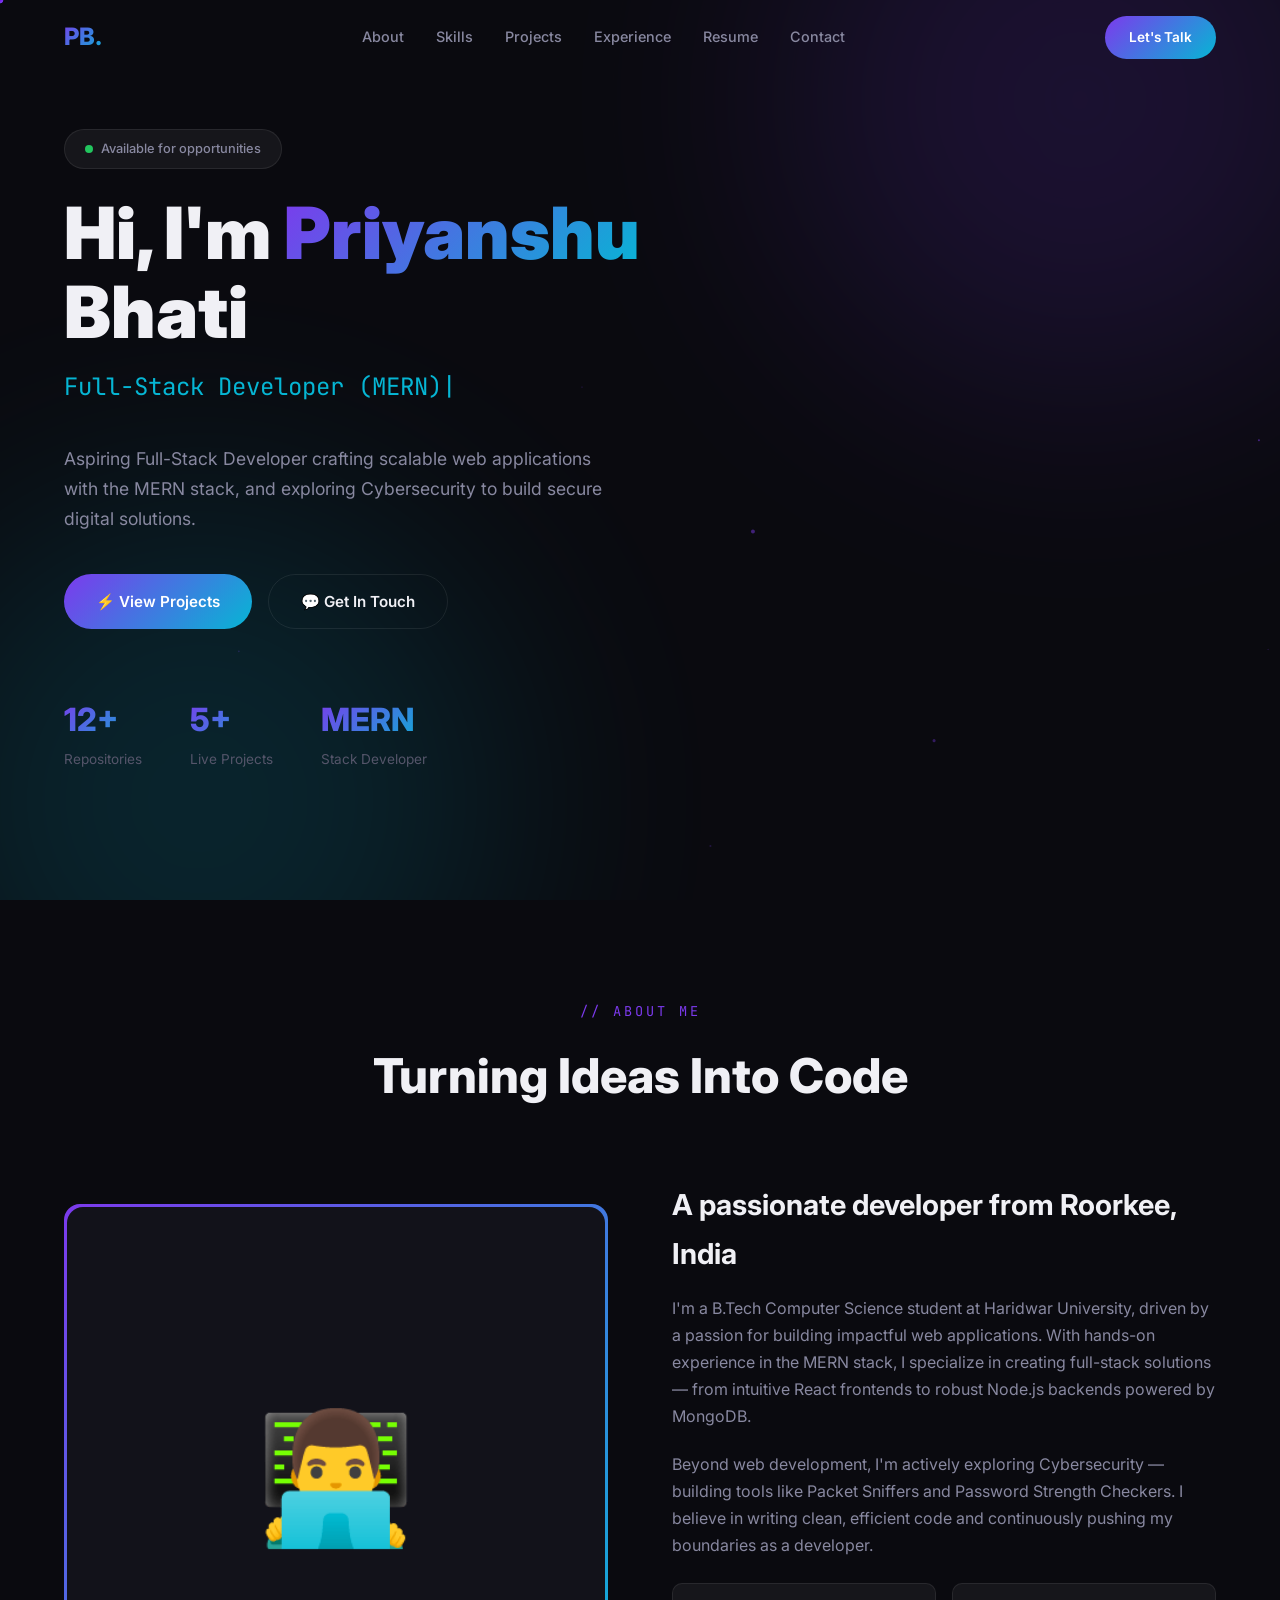
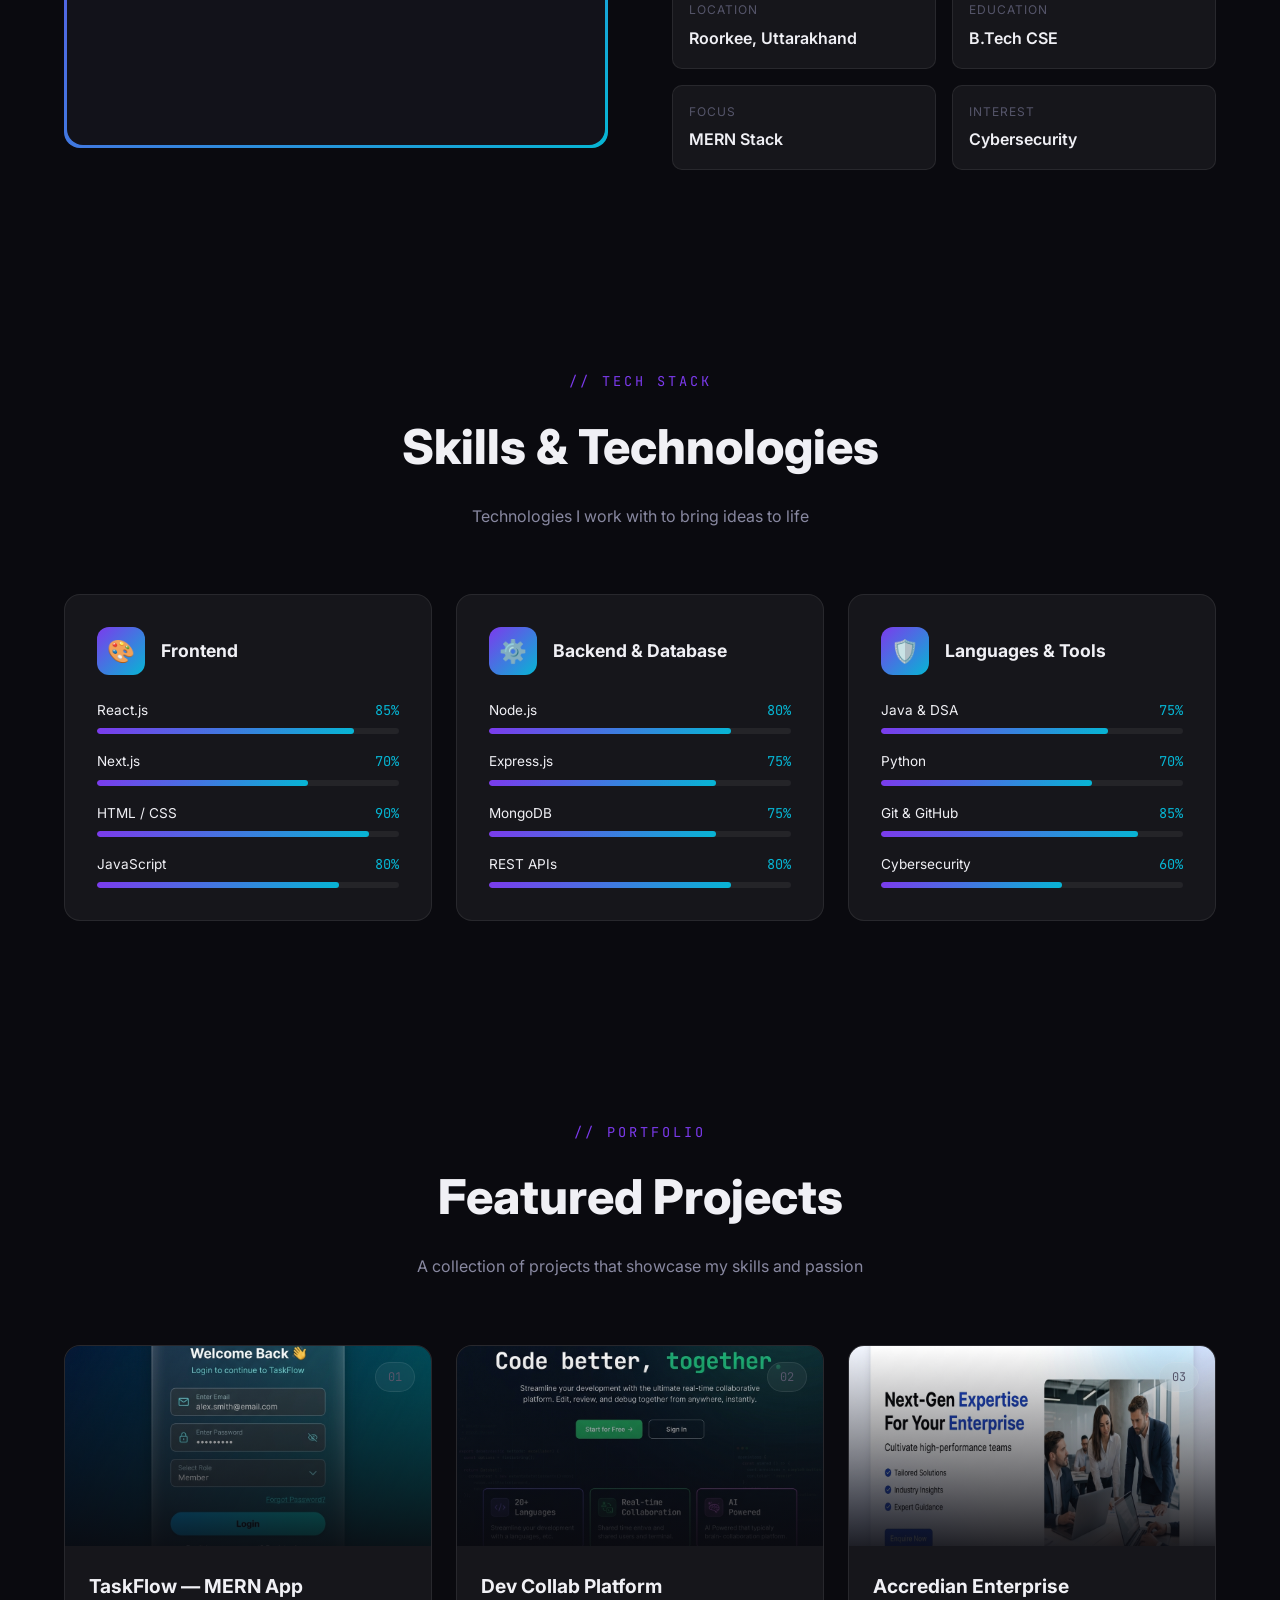
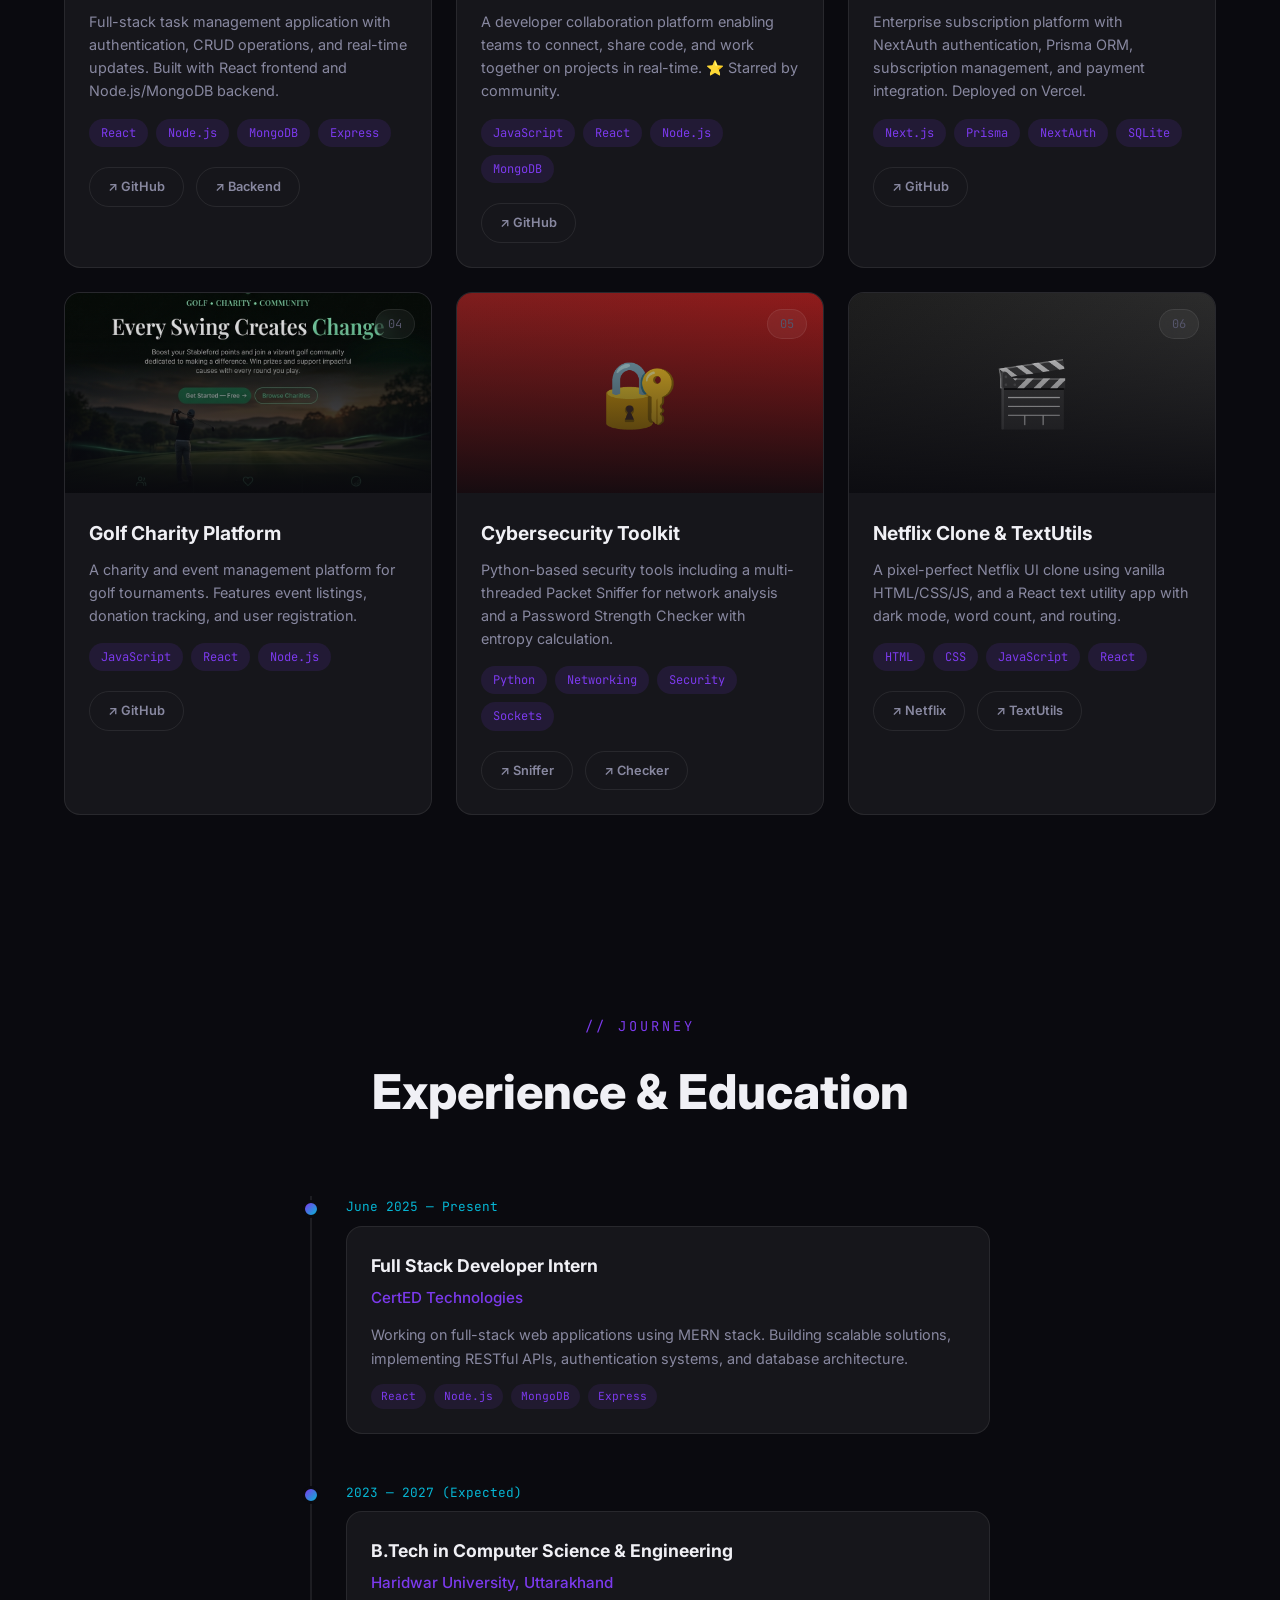
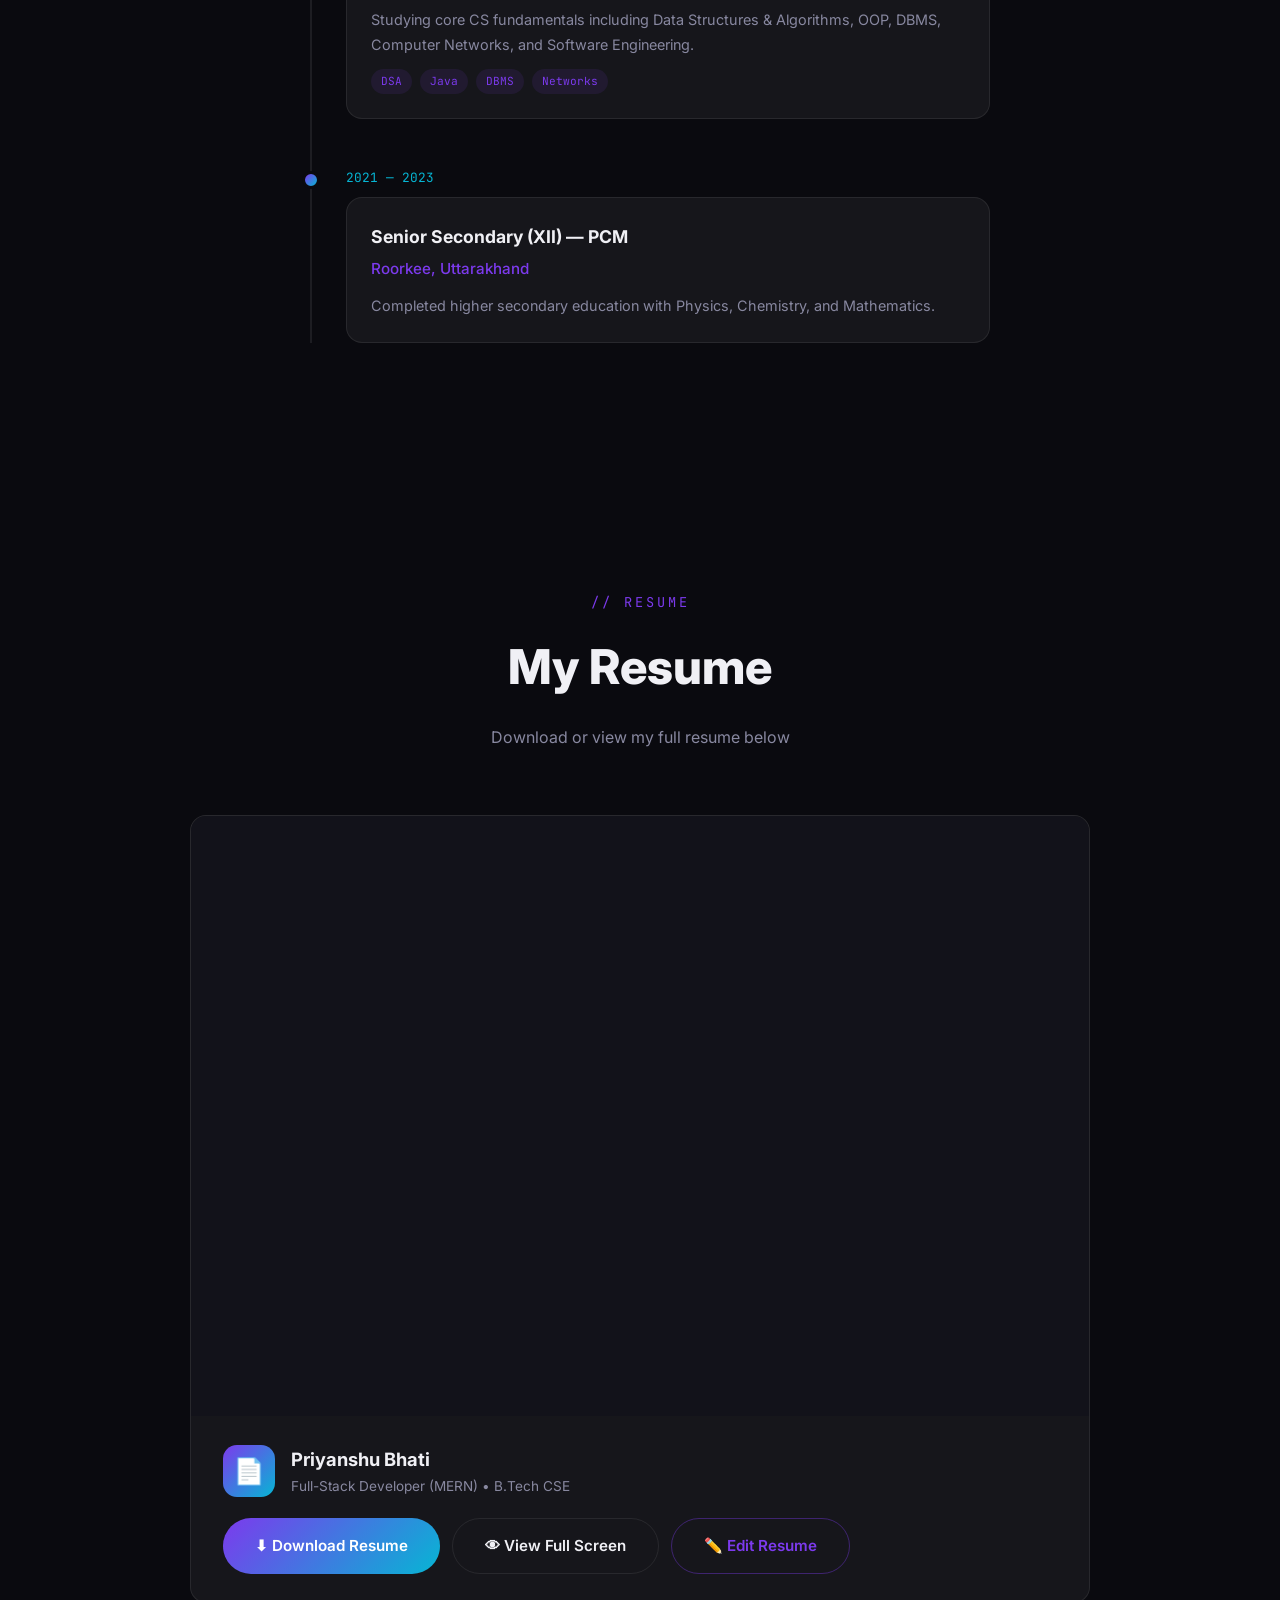
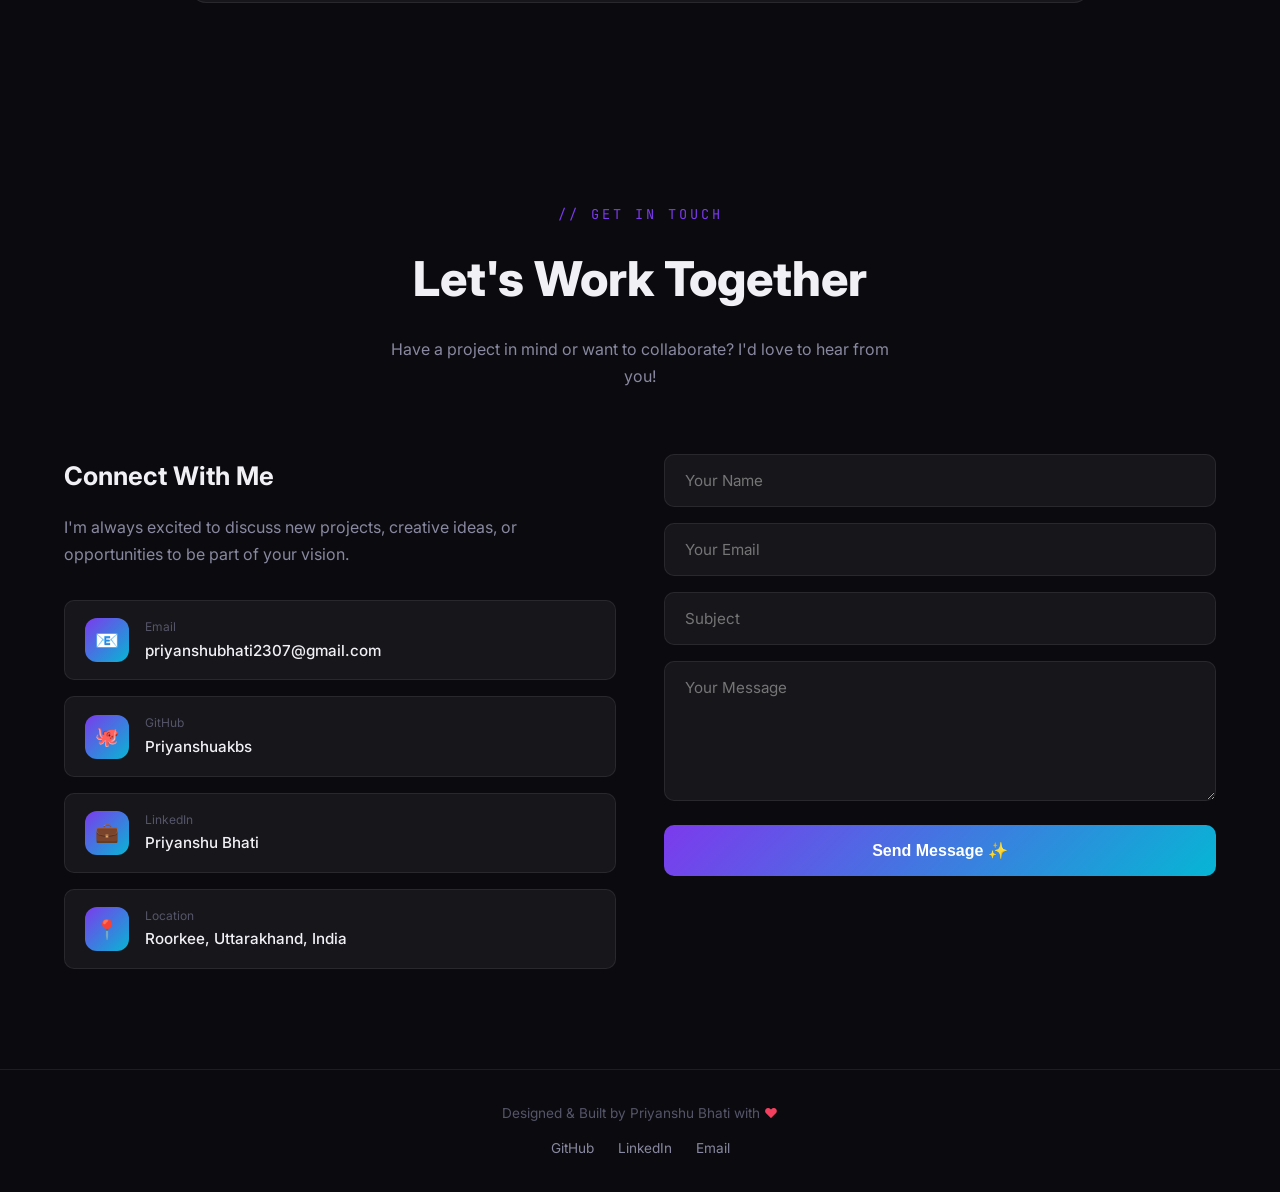
<file: index.html>
<!DOCTYPE html>
<html lang="en">
<head>
  <meta charset="UTF-8">
  <meta name="viewport" content="width=device-width, initial-scale=1.0">
  <title>Priyanshu Bhati — Full-Stack Developer</title>
  <meta name="description" content="Portfolio of Priyanshu Bhati — Aspiring Full-Stack Developer specializing in MERN Stack, React, Node.js, and Cybersecurity.">
  <link rel="stylesheet" href="style.css">
  <link rel="icon" href="data:image/svg+xml,<svg xmlns='http://www.w3.org/2000/svg' viewBox='0 0 100 100'><text y='.9em' font-size='90'>⚡</text></svg>">
</head>
<body>

<!-- NAVBAR -->
<nav class="navbar" id="navbar">
  <div class="nav-inner">
    <a href="#" class="nav-logo">PB.</a>
    <div class="nav-links">
      <a href="#about">About</a>
      <a href="#skills">Skills</a>
      <a href="#projects">Projects</a>
      <a href="#experience">Experience</a>
      <a href="#resume">Resume</a>
      <a href="#contact">Contact</a>
    </div>
    <a href="#contact" class="nav-cta">Let's Talk</a>
    <button class="hamburger" id="hamburger" aria-label="Menu">
      <span></span><span></span><span></span>
    </button>
  </div>
</nav>

<!-- MOBILE NAV -->
<div class="mobile-nav" id="mobileNav">
  <button class="close-btn" id="closeNav">&times;</button>
  <a href="#about">About</a>
  <a href="#skills">Skills</a>
  <a href="#projects">Projects</a>
  <a href="#experience">Experience</a>
  <a href="#resume">Resume</a>
  <a href="#contact">Contact</a>
</div>

<!-- HERO -->
<section class="hero" id="hero">
  <canvas id="particles-canvas"></canvas>
  <div class="hero-bg-glow g1"></div>
  <div class="hero-bg-glow g2"></div>
  <div class="container hero-content">
    <div class="hero-badge"><span class="dot"></span> Available for opportunities</div>
    <h1>Hi, I'm <span class="gradient-text">Priyanshu</span><br>Bhati</h1>
    <div class="typing-wrapper">
      <span id="typing-text"></span><span class="cursor">|</span>
    </div>
    <p class="hero-desc">Aspiring Full-Stack Developer crafting scalable web applications with the MERN stack, and exploring Cybersecurity to build secure digital solutions.</p>
    <div class="hero-btns">
      <a href="#projects" class="btn btn-primary">⚡ View Projects</a>
      <a href="#contact" class="btn btn-outline">💬 Get In Touch</a>
    </div>
    <div class="hero-stats">
      <div class="hero-stat"><h3>12+</h3><p>Repositories</p></div>
      <div class="hero-stat"><h3>5+</h3><p>Live Projects</p></div>
      <div class="hero-stat"><h3>MERN</h3><p>Stack Developer</p></div>
    </div>
  </div>
</section>

<!-- ABOUT -->
<section id="about">
  <div class="container">
    <div class="section-header reveal">
      <p class="section-label">// About Me</p>
      <h2 class="section-title">Turning Ideas Into Code</h2>
    </div>
    <div class="about-grid">
      <div class="about-image-wrapper reveal">
        <div class="about-image">👨‍💻</div>
      </div>
      <div class="about-text reveal">
        <h3>A passionate developer from Roorkee, India</h3>
        <p>I'm a B.Tech Computer Science student at Haridwar University, driven by a passion for building impactful web applications. With hands-on experience in the MERN stack, I specialize in creating full-stack solutions — from intuitive React frontends to robust Node.js backends powered by MongoDB.</p>
        <p>Beyond web development, I'm actively exploring Cybersecurity — building tools like Packet Sniffers and Password Strength Checkers. I believe in writing clean, efficient code and continuously pushing my boundaries as a developer.</p>
        <div class="about-info-grid">
          <div class="about-info-item"><div class="label">Location</div><div class="value">Roorkee, Uttarakhand</div></div>
          <div class="about-info-item"><div class="label">Education</div><div class="value">B.Tech CSE</div></div>
          <div class="about-info-item"><div class="label">Focus</div><div class="value">MERN Stack</div></div>
          <div class="about-info-item"><div class="label">Interest</div><div class="value">Cybersecurity</div></div>
        </div>
      </div>
    </div>
  </div>
</section>

<!-- SKILLS -->
<section id="skills">
  <div class="container">
    <div class="section-header reveal">
      <p class="section-label">// Tech Stack</p>
      <h2 class="section-title">Skills & Technologies</h2>
      <p class="section-subtitle">Technologies I work with to bring ideas to life</p>
    </div>
    <div class="skills-grid">
      <div class="skill-card reveal">
        <div class="skill-card-header"><div class="skill-icon">🎨</div><h3>Frontend</h3></div>
        <div class="skill-list">
          <div class="skill-item"><div class="skill-item-header"><span>React.js</span><span>85%</span></div><div class="skill-bar"><div class="skill-bar-fill" data-width="85"></div></div></div>
          <div class="skill-item"><div class="skill-item-header"><span>Next.js</span><span>70%</span></div><div class="skill-bar"><div class="skill-bar-fill" data-width="70"></div></div></div>
          <div class="skill-item"><div class="skill-item-header"><span>HTML / CSS</span><span>90%</span></div><div class="skill-bar"><div class="skill-bar-fill" data-width="90"></div></div></div>
          <div class="skill-item"><div class="skill-item-header"><span>JavaScript</span><span>80%</span></div><div class="skill-bar"><div class="skill-bar-fill" data-width="80"></div></div></div>
        </div>
      </div>
      <div class="skill-card reveal">
        <div class="skill-card-header"><div class="skill-icon">⚙️</div><h3>Backend & Database</h3></div>
        <div class="skill-list">
          <div class="skill-item"><div class="skill-item-header"><span>Node.js</span><span>80%</span></div><div class="skill-bar"><div class="skill-bar-fill" data-width="80"></div></div></div>
          <div class="skill-item"><div class="skill-item-header"><span>Express.js</span><span>75%</span></div><div class="skill-bar"><div class="skill-bar-fill" data-width="75"></div></div></div>
          <div class="skill-item"><div class="skill-item-header"><span>MongoDB</span><span>75%</span></div><div class="skill-bar"><div class="skill-bar-fill" data-width="75"></div></div></div>
          <div class="skill-item"><div class="skill-item-header"><span>REST APIs</span><span>80%</span></div><div class="skill-bar"><div class="skill-bar-fill" data-width="80"></div></div></div>
        </div>
      </div>
      <div class="skill-card reveal">
        <div class="skill-card-header"><div class="skill-icon">🛡️</div><h3>Languages & Tools</h3></div>
        <div class="skill-list">
          <div class="skill-item"><div class="skill-item-header"><span>Java & DSA</span><span>75%</span></div><div class="skill-bar"><div class="skill-bar-fill" data-width="75"></div></div></div>
          <div class="skill-item"><div class="skill-item-header"><span>Python</span><span>70%</span></div><div class="skill-bar"><div class="skill-bar-fill" data-width="70"></div></div></div>
          <div class="skill-item"><div class="skill-item-header"><span>Git & GitHub</span><span>85%</span></div><div class="skill-bar"><div class="skill-bar-fill" data-width="85"></div></div></div>
          <div class="skill-item"><div class="skill-item-header"><span>Cybersecurity</span><span>60%</span></div><div class="skill-bar"><div class="skill-bar-fill" data-width="60"></div></div></div>
        </div>
      </div>
    </div>
  </div>
</section>

<!-- PROJECTS -->
<section id="projects">
  <div class="container">
    <div class="section-header reveal">
      <p class="section-label">// Portfolio</p>
      <h2 class="section-title">Featured Projects</h2>
      <p class="section-subtitle">A collection of projects that showcase my skills and passion</p>
    </div>
    <div class="projects-grid">
      <div class="project-card reveal">
        <div class="project-image">
          <img src="assets/taskflow.png" alt="TaskFlow App">
          <div class="project-overlay"></div>
          <span class="project-number">01</span>
        </div>
        <div class="project-content">
          <h3>TaskFlow — MERN App</h3>
          <p>Full-stack task management application with authentication, CRUD operations, and real-time updates. Built with React frontend and Node.js/MongoDB backend.</p>
          <div class="project-tags"><span>React</span><span>Node.js</span><span>MongoDB</span><span>Express</span></div>
          <div class="project-links">
            <a href="https://github.com/Priyanshuakbs/taskflow-frontend" target="_blank">↗ GitHub</a>
            <a href="https://github.com/Priyanshuakbs/taskflow-mern" target="_blank">↗ Backend</a>
          </div>
        </div>
      </div>

      <div class="project-card reveal">
        <div class="project-image">
          <img src="assets/devcollab.png" alt="Dev Collab Platform">
          <div class="project-overlay"></div>
          <span class="project-number">02</span>
        </div>
        <div class="project-content">
          <h3>Dev Collab Platform</h3>
          <p>A developer collaboration platform enabling teams to connect, share code, and work together on projects in real-time. ⭐ Starred by community.</p>
          <div class="project-tags"><span>JavaScript</span><span>React</span><span>Node.js</span><span>MongoDB</span></div>
          <div class="project-links">
            <a href="https://github.com/Priyanshuakbs/dev-collab-platform" target="_blank">↗ GitHub</a>
          </div>
        </div>
      </div>

      <div class="project-card reveal">
        <div class="project-image">
          <img src="assets/accredian.png" alt="Accredian Enterprise">
          <div class="project-overlay"></div>
          <span class="project-number">03</span>
        </div>
        <div class="project-content">
          <h3>Accredian Enterprise</h3>
          <p>Enterprise subscription platform with NextAuth authentication, Prisma ORM, subscription management, and payment integration. Deployed on Vercel.</p>
          <div class="project-tags"><span>Next.js</span><span>Prisma</span><span>NextAuth</span><span>SQLite</span></div>
          <div class="project-links">
            <a href="https://github.com/Priyanshuakbs/accredian-subscription-platform" target="_blank">↗ GitHub</a>
          </div>
        </div>
      </div>

      <div class="project-card reveal">
        <div class="project-image">
          <img src="assets/golfdraw.png" alt="Golf Charity Platform">
          <div class="project-overlay"></div>
          <span class="project-number">04</span>
        </div>
        <div class="project-content">
          <h3>Golf Charity Platform</h3>
          <p>A charity and event management platform for golf tournaments. Features event listings, donation tracking, and user registration.</p>
          <div class="project-tags"><span>JavaScript</span><span>React</span><span>Node.js</span></div>
          <div class="project-links">
            <a href="https://github.com/Priyanshuakbs/golf-charity-platform" target="_blank">↗ GitHub</a>
          </div>
        </div>
      </div>

      <div class="project-card reveal">
        <div class="project-image" style="background:linear-gradient(135deg,#7f1d1d,#991b1b)">
          <span style="font-size:4rem">🔐</span>
          <div class="project-overlay"></div>
          <span class="project-number">05</span>
        </div>
        <div class="project-content">
          <h3>Cybersecurity Toolkit</h3>
          <p>Python-based security tools including a multi-threaded Packet Sniffer for network analysis and a Password Strength Checker with entropy calculation.</p>
          <div class="project-tags"><span>Python</span><span>Networking</span><span>Security</span><span>Sockets</span></div>
          <div class="project-links">
            <a href="https://github.com/Priyanshuakbs/PACKET-SNIFFER" target="_blank">↗ Sniffer</a>
            <a href="https://github.com/Priyanshuakbs/PASSWORD-CHECKER" target="_blank">↗ Checker</a>
          </div>
        </div>
      </div>

      <div class="project-card reveal">
        <div class="project-image" style="background:linear-gradient(135deg,#1e1e1e,#333)">
          <span style="font-size:4rem">🎬</span>
          <div class="project-overlay"></div>
          <span class="project-number">06</span>
        </div>
        <div class="project-content">
          <h3>Netflix Clone & TextUtils</h3>
          <p>A pixel-perfect Netflix UI clone using vanilla HTML/CSS/JS, and a React text utility app with dark mode, word count, and routing.</p>
          <div class="project-tags"><span>HTML</span><span>CSS</span><span>JavaScript</span><span>React</span></div>
          <div class="project-links">
            <a href="https://github.com/Priyanshuakbs/netflix-clone-using-html-css-and-javascript" target="_blank">↗ Netflix</a>
            <a href="https://github.com/Priyanshuakbs/textutils-react-app" target="_blank">↗ TextUtils</a>
          </div>
        </div>
      </div>
    </div>
  </div>
</section>

<!-- EXPERIENCE -->
<section id="experience">
  <div class="container">
    <div class="section-header reveal">
      <p class="section-label">// Journey</p>
      <h2 class="section-title">Experience & Education</h2>
    </div>
    <div class="timeline">
      <div class="timeline-item reveal">
        <div class="timeline-dot"></div>
        <div class="timeline-date">June 2025 — Present</div>
        <div class="timeline-card">
          <h3>Full Stack Developer Intern</h3>
          <h4>CertED Technologies</h4>
          <p>Working on full-stack web applications using MERN stack. Building scalable solutions, implementing RESTful APIs, authentication systems, and database architecture.</p>
          <div class="tags"><span>React</span><span>Node.js</span><span>MongoDB</span><span>Express</span></div>
        </div>
      </div>
      <div class="timeline-item reveal">
        <div class="timeline-dot"></div>
        <div class="timeline-date">2023 — 2027 (Expected)</div>
        <div class="timeline-card">
          <h3>B.Tech in Computer Science & Engineering</h3>
          <h4>Haridwar University, Uttarakhand</h4>
          <p>Studying core CS fundamentals including Data Structures & Algorithms, OOP, DBMS, Computer Networks, and Software Engineering.</p>
          <div class="tags"><span>DSA</span><span>Java</span><span>DBMS</span><span>Networks</span></div>
        </div>
      </div>
      <div class="timeline-item reveal">
        <div class="timeline-dot"></div>
        <div class="timeline-date">2021 — 2023</div>
        <div class="timeline-card">
          <h3>Senior Secondary (XII) — PCM</h3>
          <h4>Roorkee, Uttarakhand</h4>
          <p>Completed higher secondary education with Physics, Chemistry, and Mathematics.</p>
        </div>
      </div>
    </div>
  </div>
</section>

<!-- RESUME -->
<section id="resume">
  <div class="container">
    <div class="section-header reveal">
      <p class="section-label">// Resume</p>
      <h2 class="section-title">My Resume</h2>
      <p class="section-subtitle">Download or view my full resume below</p>
    </div>
    <div class="resume-wrapper reveal">
      <div class="resume-card">
        <div class="resume-preview">
          <iframe src="assets/Priyanshu_resume.pdf" title="Resume"></iframe>
        </div>
        <div class="resume-actions">
          <div class="resume-info">
            <div class="resume-icon">📄</div>
            <div>
              <h3>Priyanshu Bhati</h3>
              <p>Full-Stack Developer (MERN) &bull; B.Tech CSE</p>
            </div>
          </div>
          <div class="resume-btns">
            <a href="assets/Priyanshu_resume.pdf" download class="btn btn-primary">⬇ Download Resume</a>
            <a href="assets/Priyanshu_resume.pdf" target="_blank" class="btn btn-outline">👁 View Full Screen</a>
            <a href="editor.html" class="btn btn-outline" style="border-color:rgba(124,58,237,0.4);color:#7c3aed;">✏️ Edit Resume</a>
          </div>
        </div>
      </div>
    </div>
  </div>
</section>

<!-- CONTACT -->
<section id="contact">
  <div class="container">
    <div class="section-header reveal">
      <p class="section-label">// Get In Touch</p>
      <h2 class="section-title">Let's Work Together</h2>
      <p class="section-subtitle">Have a project in mind or want to collaborate? I'd love to hear from you!</p>
    </div>
    <div class="contact-grid">
      <div class="contact-info reveal">
        <h3>Connect With Me</h3>
        <p>I'm always excited to discuss new projects, creative ideas, or opportunities to be part of your vision.</p>
        <div class="contact-links">
          <a href="mailto:priyanshurajput2019@gmail.com" class="contact-link">
            <div class="contact-link-icon">📧</div>
            <div class="contact-link-text"><div class="label">Email</div><div class="value">priyanshubhati2307@gmail.com</div></div>
          </a>
          <a href="https://github.com/Priyanshuakbs" target="_blank" class="contact-link">
            <div class="contact-link-icon">🐙</div>
            <div class="contact-link-text"><div class="label">GitHub</div><div class="value">Priyanshuakbs</div></div>
          </a>
          <a href="https://www.linkedin.com/in/priyanshu-bhati2307/" target="_blank" class="contact-link">
            <div class="contact-link-icon">💼</div>
            <div class="contact-link-text"><div class="label">LinkedIn</div><div class="value">Priyanshu Bhati</div></div>
          </a>
          <div class="contact-link">
            <div class="contact-link-icon">📍</div>
            <div class="contact-link-text"><div class="label">Location</div><div class="value">Roorkee, Uttarakhand, India</div></div>
          </div>
        </div>
      </div>
      <form class="contact-form reveal" id="contactForm">
        <div class="form-group"><input type="text" placeholder="Your Name" required></div>
        <div class="form-group"><input type="email" placeholder="Your Email" required></div>
        <div class="form-group"><input type="text" placeholder="Subject"></div>
        <div class="form-group"><textarea placeholder="Your Message" required></textarea></div>
        <button type="submit" class="btn-submit">Send Message ✨</button>
      </form>
    </div>
  </div>
</section>

<!-- FOOTER -->
<footer class="footer">
  <div class="container">
    <p>Designed & Built by Priyanshu Bhati with <span class="heart">❤️</span></p>
    <div class="footer-links">
      <a href="https://github.com/Priyanshuakbs" target="_blank">GitHub</a>
      <a href="https://www.linkedin.com/in/priyanshu-bhati2307/" target="_blank">LinkedIn</a>
      <a href="mailto:priyanshurajput2019@gmail.com">Email</a>
    </div>
  </div>
</footer>

<script src="script.js"></script>
</body>
</html>
</file>
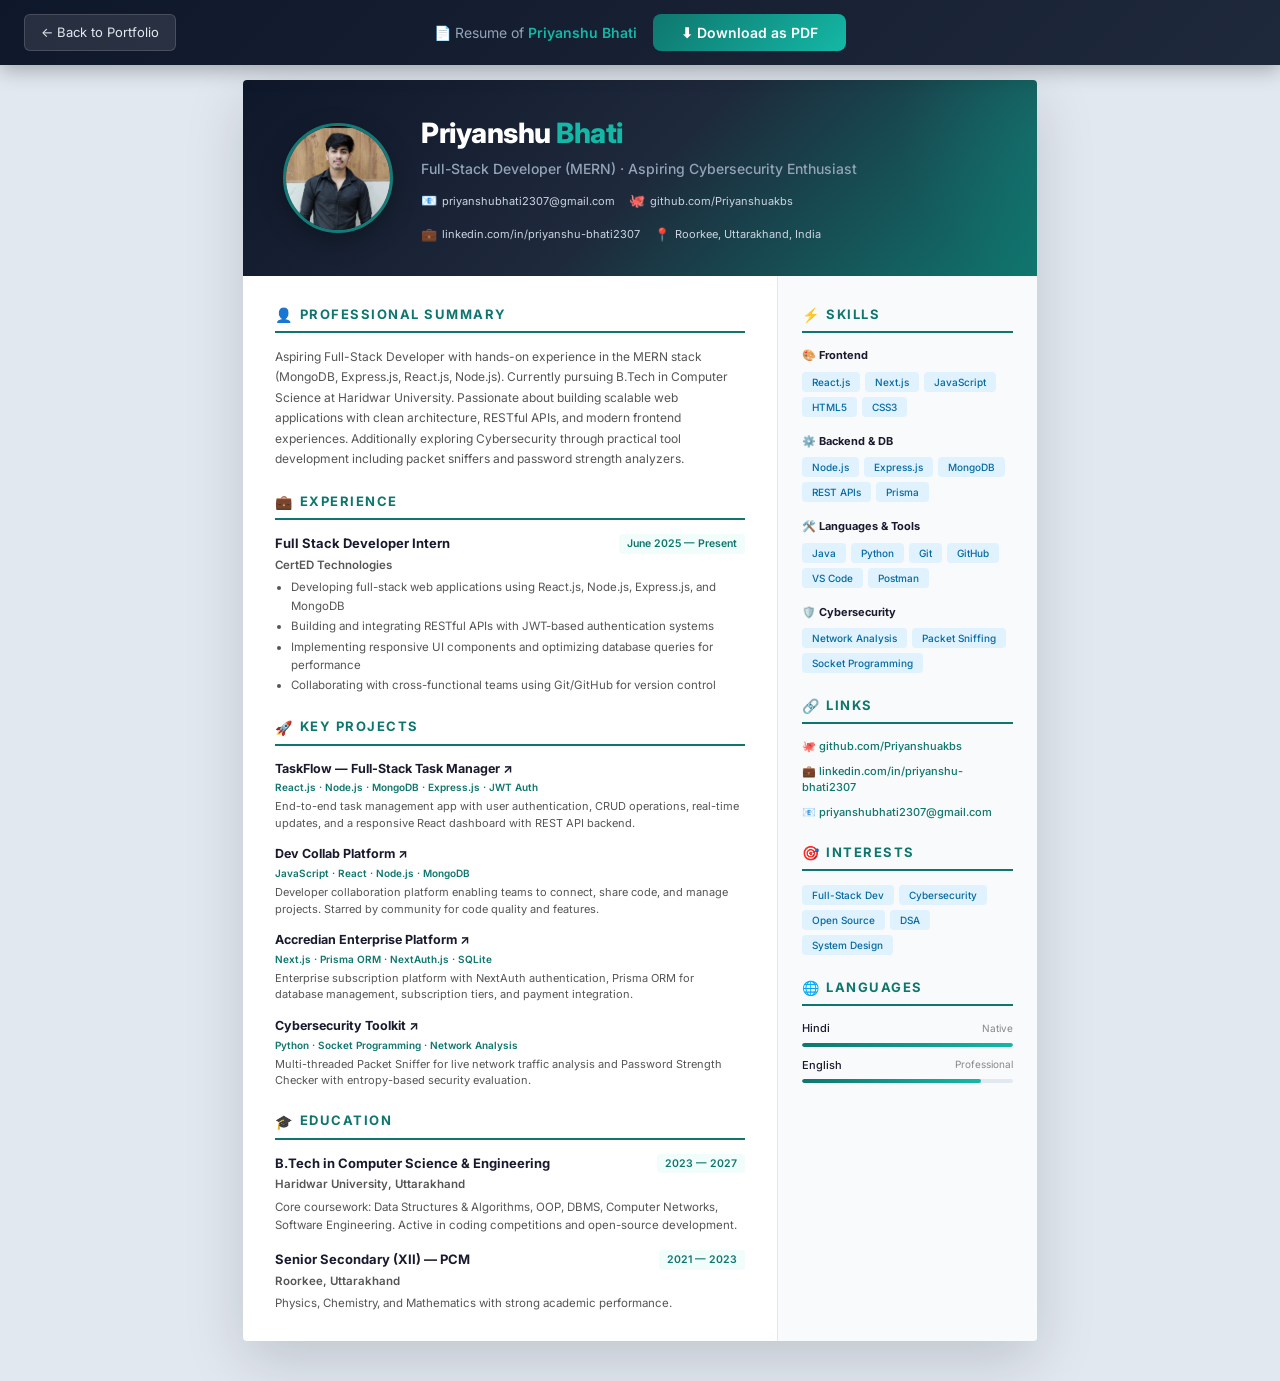
<file: resume.html>
<!DOCTYPE html>
<html lang="en">
<head>
  <meta charset="UTF-8">
  <meta name="viewport" content="width=device-width, initial-scale=1.0">
  <title>Priyanshu Bhati — Resume</title>
  <link href="https://fonts.googleapis.com/css2?family=Inter:wght@300;400;500;600;700;800&display=swap" rel="stylesheet">
  <style>
    /* ===== RESET & BASE ===== */
    *, *::before, *::after { margin: 0; padding: 0; box-sizing: border-box; }

    :root {
      --bg: #ffffff;
      --text: #1a1a2e;
      --text-light: #555;
      --text-muted: #888;
      --accent: #0f766e;
      --accent-light: #14b8a6;
      --accent-bg: #f0fdfa;
      --border: #e2e8f0;
      --section-bg: #f8fafc;
      --tag-bg: #e0f2fe;
      --tag-text: #0369a1;
    }

    html {
      font-size: 13px;
      -webkit-print-color-adjust: exact;
      print-color-adjust: exact;
    }

    body {
      font-family: 'Inter', -apple-system, BlinkMacSystemFont, sans-serif;
      color: var(--text);
      background: #e2e8f0;
      line-height: 1.5;
    }

    /* ===== DOWNLOAD BAR (hidden on print) ===== */
    .download-bar {
      position: fixed;
      top: 0; left: 0; right: 0;
      z-index: 100;
      background: linear-gradient(135deg, #0f172a, #1e293b);
      padding: 14px 24px;
      display: flex;
      align-items: center;
      justify-content: center;
      gap: 16px;
      box-shadow: 0 4px 20px rgba(0,0,0,0.3);
    }
    .download-bar p {
      color: #94a3b8;
      font-size: 14px;
    }
    .download-bar p span {
      color: #14b8a6;
      font-weight: 600;
    }
    .download-btn {
      display: inline-flex;
      align-items: center;
      gap: 8px;
      padding: 10px 28px;
      background: linear-gradient(135deg, #0f766e, #14b8a6);
      color: #fff;
      border: none;
      border-radius: 8px;
      font-size: 14px;
      font-weight: 600;
      cursor: pointer;
      text-decoration: none;
      transition: all 0.3s;
      font-family: 'Inter', sans-serif;
    }
    .download-btn:hover {
      transform: translateY(-2px);
      box-shadow: 0 6px 20px rgba(20,184,166,0.4);
    }
    .back-btn {
      position: absolute;
      left: 24px;
      padding: 8px 16px;
      background: rgba(255,255,255,0.1);
      color: #e2e8f0;
      border: 1px solid rgba(255,255,255,0.15);
      border-radius: 6px;
      font-size: 13px;
      cursor: pointer;
      text-decoration: none;
      transition: all 0.3s;
      font-family: 'Inter', sans-serif;
    }
    .back-btn:hover {
      background: rgba(255,255,255,0.2);
    }

    /* ===== RESUME PAGE ===== */
    .resume-page {
      width: 210mm;
      min-height: 297mm;
      margin: 80px auto 40px;
      background: var(--bg);
      box-shadow: 0 20px 60px rgba(0,0,0,0.15);
      border-radius: 4px;
      overflow: hidden;
    }

    /* ===== HEADER ===== */
    .resume-header {
      background: linear-gradient(135deg, #0f172a 0%, #1e293b 50%, #0f766e 100%);
      padding: 32px 40px;
      display: flex;
      align-items: center;
      gap: 28px;
      position: relative;
      overflow: hidden;
    }
    .resume-header::before {
      content: '';
      position: absolute;
      top: -50%; right: -20%;
      width: 300px; height: 300px;
      background: radial-gradient(circle, rgba(20,184,166,0.15) 0%, transparent 70%);
      border-radius: 50%;
    }

    .profile-photo {
      width: 110px;
      height: 110px;
      border-radius: 50%;
      object-fit: cover;
      object-position: top;
      border: 3px solid rgba(20,184,166,0.6);
      box-shadow: 0 8px 24px rgba(0,0,0,0.3);
      flex-shrink: 0;
      position: relative;
      z-index: 1;
    }

    .header-info {
      flex: 1;
      position: relative;
      z-index: 1;
    }
    .header-info h1 {
      font-size: 28px;
      font-weight: 800;
      color: #ffffff;
      letter-spacing: -0.5px;
      margin-bottom: 4px;
    }
    .header-info h1 span {
      color: #14b8a6;
    }
    .header-info .subtitle {
      font-size: 14px;
      font-weight: 500;
      color: #94a3b8;
      margin-bottom: 12px;
    }
    .header-contacts {
      display: flex;
      flex-wrap: wrap;
      gap: 14px;
    }
    .header-contacts a,
    .header-contacts span {
      display: inline-flex;
      align-items: center;
      gap: 5px;
      color: #cbd5e1;
      font-size: 11px;
      text-decoration: none;
      transition: color 0.2s;
    }
    .header-contacts a:hover { color: #14b8a6; }
    .header-contacts .icon { font-size: 13px; }

    /* ===== BODY LAYOUT ===== */
    .resume-body {
      display: grid;
      grid-template-columns: 1fr 260px;
      min-height: calc(297mm - 170px);
    }

    .main-col {
      padding: 28px 32px;
    }
    .side-col {
      background: #f8fafc;
      padding: 28px 24px;
      border-left: 1px solid var(--border);
    }

    /* ===== SECTION TITLES ===== */
    .section-title {
      font-size: 13px;
      font-weight: 700;
      color: var(--accent);
      text-transform: uppercase;
      letter-spacing: 1.5px;
      margin-bottom: 14px;
      padding-bottom: 6px;
      border-bottom: 2px solid var(--accent);
      display: flex;
      align-items: center;
      gap: 6px;
    }
    .section-title .sec-icon {
      font-size: 14px;
    }

    .section + .section {
      margin-top: 22px;
    }

    /* ===== SUMMARY ===== */
    .summary p {
      font-size: 12px;
      color: var(--text-light);
      line-height: 1.7;
    }

    /* ===== EXPERIENCE / EDUCATION ITEMS ===== */
    .exp-item {
      margin-bottom: 16px;
    }
    .exp-item:last-child { margin-bottom: 0; }
    .exp-header {
      display: flex;
      justify-content: space-between;
      align-items: flex-start;
      margin-bottom: 3px;
    }
    .exp-title {
      font-size: 13px;
      font-weight: 700;
      color: var(--text);
    }
    .exp-date {
      font-size: 10.5px;
      color: var(--accent);
      font-weight: 600;
      white-space: nowrap;
      background: var(--accent-bg);
      padding: 2px 8px;
      border-radius: 4px;
    }
    .exp-company {
      font-size: 11.5px;
      font-weight: 600;
      color: var(--text-light);
      margin-bottom: 4px;
    }
    .exp-desc {
      font-size: 11.5px;
      color: var(--text-light);
      line-height: 1.6;
    }
    .exp-desc ul {
      padding-left: 16px;
    }
    .exp-desc li {
      margin-bottom: 2px;
    }

    /* ===== PROJECT ITEMS ===== */
    .proj-item {
      margin-bottom: 14px;
    }
    .proj-item:last-child { margin-bottom: 0; }
    .proj-title {
      font-size: 12.5px;
      font-weight: 700;
      color: var(--text);
      margin-bottom: 2px;
    }
    .proj-title a {
      color: inherit;
      text-decoration: none;
    }
    .proj-title a:hover { color: var(--accent); }
    .proj-tech {
      font-size: 10px;
      color: var(--accent);
      font-weight: 600;
      margin-bottom: 3px;
    }
    .proj-desc {
      font-size: 11px;
      color: var(--text-light);
      line-height: 1.5;
    }

    /* ===== SIDEBAR: SKILLS ===== */
    .skill-group {
      margin-bottom: 16px;
    }
    .skill-group:last-child { margin-bottom: 0; }
    .skill-group-title {
      font-size: 11px;
      font-weight: 700;
      color: var(--text);
      margin-bottom: 8px;
      display: flex;
      align-items: center;
      gap: 5px;
    }
    .skill-tags {
      display: flex;
      flex-wrap: wrap;
      gap: 5px;
    }
    .skill-tag {
      font-size: 10px;
      font-weight: 500;
      padding: 3px 10px;
      background: var(--tag-bg);
      color: var(--tag-text);
      border-radius: 4px;
      line-height: 1.4;
    }

    /* ===== SIDEBAR: LINKS ===== */
    .link-list {
      list-style: none;
    }
    .link-list li {
      margin-bottom: 8px;
    }
    .link-list a {
      font-size: 11px;
      color: var(--accent);
      text-decoration: none;
      font-weight: 500;
      display: flex;
      align-items: center;
      gap: 5px;
      transition: color 0.2s;
    }
    .link-list a:hover { color: #0f766e; }
    .link-list .link-label {
      font-size: 10px;
      color: var(--text-muted);
      font-weight: 400;
    }

    /* ===== SIDEBAR: CERTIFICATIONS ===== */
    .cert-item {
      margin-bottom: 10px;
    }
    .cert-item:last-child { margin-bottom: 0; }
    .cert-name {
      font-size: 11px;
      font-weight: 600;
      color: var(--text);
    }
    .cert-org {
      font-size: 10px;
      color: var(--text-muted);
    }

    /* ===== SIDEBAR: LANGUAGES ===== */
    .lang-item {
      display: flex;
      justify-content: space-between;
      align-items: center;
      margin-bottom: 6px;
      font-size: 11px;
    }
    .lang-name { font-weight: 500; color: var(--text); }
    .lang-level {
      font-size: 10px;
      color: var(--text-muted);
    }
    .lang-bar {
      height: 4px;
      background: #e2e8f0;
      border-radius: 4px;
      overflow: hidden;
      margin-bottom: 10px;
    }
    .lang-fill {
      height: 100%;
      background: linear-gradient(90deg, var(--accent), var(--accent-light));
      border-radius: 4px;
    }

    /* ===== PRINT STYLES ===== */
    @media print {
      html { font-size: 12.5px; }
      body { background: #fff; }
      .download-bar { display: none !important; }
      .resume-page {
        margin: 0;
        box-shadow: none;
        border-radius: 0;
        width: 100%;
        min-height: 100vh;
      }
      .resume-header {
        -webkit-print-color-adjust: exact;
        print-color-adjust: exact;
      }
      .side-col {
        -webkit-print-color-adjust: exact;
        print-color-adjust: exact;
      }
      .exp-date, .skill-tag {
        -webkit-print-color-adjust: exact;
        print-color-adjust: exact;
      }
    }

    @page {
      size: A4;
      margin: 0;
    }
  </style>
</head>
<body>

<!-- DOWNLOAD BAR -->
<div class="download-bar">
  <a href="index.html" class="back-btn">← Back to Portfolio</a>
  <p>📄 Resume of <span>Priyanshu Bhati</span></p>
  <button class="download-btn" onclick="window.print()">⬇ Download as PDF</button>
</div>

<!-- RESUME PAGE -->
<div class="resume-page">

  <!-- HEADER -->
  <header class="resume-header">
    <img src="assets/profile-photo.jpg" alt="Priyanshu Bhati" class="profile-photo">
    <div class="header-info">
      <h1>Priyanshu <span>Bhati</span></h1>
      <div class="subtitle">Full-Stack Developer (MERN) · Aspiring Cybersecurity Enthusiast</div>
      <div class="header-contacts">
        <a href="mailto:priyanshubhati2307@gmail.com">
          <span class="icon">📧</span> priyanshubhati2307@gmail.com
        </a>
        <a href="https://github.com/Priyanshuakbs" target="_blank">
          <span class="icon">🐙</span> github.com/Priyanshuakbs
        </a>
        <a href="https://www.linkedin.com/in/priyanshu-bhati2307/" target="_blank">
          <span class="icon">💼</span> linkedin.com/in/priyanshu-bhati2307
        </a>
        <span>
          <span class="icon">📍</span> Roorkee, Uttarakhand, India
        </span>
      </div>
    </div>
  </header>

  <!-- BODY -->
  <div class="resume-body">

    <!-- MAIN COLUMN -->
    <div class="main-col">

      <!-- SUMMARY -->
      <div class="section summary">
        <div class="section-title"><span class="sec-icon">👤</span> Professional Summary</div>
        <p>Aspiring Full-Stack Developer with hands-on experience in the MERN stack (MongoDB, Express.js, React.js, Node.js). Currently pursuing B.Tech in Computer Science at Haridwar University. Passionate about building scalable web applications with clean architecture, RESTful APIs, and modern frontend experiences. Additionally exploring Cybersecurity through practical tool development including packet sniffers and password strength analyzers.</p>
      </div>

      <!-- EXPERIENCE -->
      <div class="section">
        <div class="section-title"><span class="sec-icon">💼</span> Experience</div>
        <div class="exp-item">
          <div class="exp-header">
            <div class="exp-title">Full Stack Developer Intern</div>
            <div class="exp-date">June 2025 — Present</div>
          </div>
          <div class="exp-company">CertED Technologies</div>
          <div class="exp-desc">
            <ul>
              <li>Developing full-stack web applications using React.js, Node.js, Express.js, and MongoDB</li>
              <li>Building and integrating RESTful APIs with JWT-based authentication systems</li>
              <li>Implementing responsive UI components and optimizing database queries for performance</li>
              <li>Collaborating with cross-functional teams using Git/GitHub for version control</li>
            </ul>
          </div>
        </div>
      </div>

      <!-- PROJECTS -->
      <div class="section">
        <div class="section-title"><span class="sec-icon">🚀</span> Key Projects</div>

        <div class="proj-item">
          <div class="proj-title"><a href="https://github.com/Priyanshuakbs/taskflow-frontend" target="_blank">TaskFlow — Full-Stack Task Manager ↗</a></div>
          <div class="proj-tech">React.js · Node.js · MongoDB · Express.js · JWT Auth</div>
          <div class="proj-desc">End-to-end task management app with user authentication, CRUD operations, real-time updates, and a responsive React dashboard with REST API backend.</div>
        </div>

        <div class="proj-item">
          <div class="proj-title"><a href="https://github.com/Priyanshuakbs/dev-collab-platform" target="_blank">Dev Collab Platform ↗</a></div>
          <div class="proj-tech">JavaScript · React · Node.js · MongoDB</div>
          <div class="proj-desc">Developer collaboration platform enabling teams to connect, share code, and manage projects. Starred by community for code quality and features.</div>
        </div>

        <div class="proj-item">
          <div class="proj-title"><a href="https://github.com/Priyanshuakbs/accredian-subscription-platform" target="_blank">Accredian Enterprise Platform ↗</a></div>
          <div class="proj-tech">Next.js · Prisma ORM · NextAuth.js · SQLite</div>
          <div class="proj-desc">Enterprise subscription platform with NextAuth authentication, Prisma ORM for database management, subscription tiers, and payment integration.</div>
        </div>

        <div class="proj-item">
          <div class="proj-title"><a href="https://github.com/Priyanshuakbs/PACKET-SNIFFER" target="_blank">Cybersecurity Toolkit ↗</a></div>
          <div class="proj-tech">Python · Socket Programming · Network Analysis</div>
          <div class="proj-desc">Multi-threaded Packet Sniffer for live network traffic analysis and Password Strength Checker with entropy-based security evaluation.</div>
        </div>
      </div>

      <!-- EDUCATION -->
      <div class="section">
        <div class="section-title"><span class="sec-icon">🎓</span> Education</div>
        <div class="exp-item">
          <div class="exp-header">
            <div class="exp-title">B.Tech in Computer Science & Engineering</div>
            <div class="exp-date">2023 — 2027</div>
          </div>
          <div class="exp-company">Haridwar University, Uttarakhand</div>
          <div class="exp-desc">Core coursework: Data Structures & Algorithms, OOP, DBMS, Computer Networks, Software Engineering. Active in coding competitions and open-source development.</div>
        </div>
        <div class="exp-item">
          <div class="exp-header">
            <div class="exp-title">Senior Secondary (XII) — PCM</div>
            <div class="exp-date">2021 — 2023</div>
          </div>
          <div class="exp-company">Roorkee, Uttarakhand</div>
          <div class="exp-desc">Physics, Chemistry, and Mathematics with strong academic performance.</div>
        </div>
      </div>

    </div>

    <!-- SIDEBAR -->
    <div class="side-col">

      <!-- SKILLS -->
      <div class="section">
        <div class="section-title"><span class="sec-icon">⚡</span> Skills</div>

        <div class="skill-group">
          <div class="skill-group-title">🎨 Frontend</div>
          <div class="skill-tags">
            <span class="skill-tag">React.js</span>
            <span class="skill-tag">Next.js</span>
            <span class="skill-tag">JavaScript</span>
            <span class="skill-tag">HTML5</span>
            <span class="skill-tag">CSS3</span>
          </div>
        </div>

        <div class="skill-group">
          <div class="skill-group-title">⚙️ Backend & DB</div>
          <div class="skill-tags">
            <span class="skill-tag">Node.js</span>
            <span class="skill-tag">Express.js</span>
            <span class="skill-tag">MongoDB</span>
            <span class="skill-tag">REST APIs</span>
            <span class="skill-tag">Prisma</span>
          </div>
        </div>

        <div class="skill-group">
          <div class="skill-group-title">🛠️ Languages & Tools</div>
          <div class="skill-tags">
            <span class="skill-tag">Java</span>
            <span class="skill-tag">Python</span>
            <span class="skill-tag">Git</span>
            <span class="skill-tag">GitHub</span>
            <span class="skill-tag">VS Code</span>
            <span class="skill-tag">Postman</span>
          </div>
        </div>

        <div class="skill-group">
          <div class="skill-group-title">🛡️ Cybersecurity</div>
          <div class="skill-tags">
            <span class="skill-tag">Network Analysis</span>
            <span class="skill-tag">Packet Sniffing</span>
            <span class="skill-tag">Socket Programming</span>
          </div>
        </div>
      </div>

      <!-- LINKS -->
      <div class="section">
        <div class="section-title"><span class="sec-icon">🔗</span> Links</div>
        <ul class="link-list">
          <li>
            <a href="https://github.com/Priyanshuakbs" target="_blank">
              🐙 github.com/Priyanshuakbs
            </a>
          </li>
          <li>
            <a href="https://www.linkedin.com/in/priyanshu-bhati2307/" target="_blank">
              💼 linkedin.com/in/priyanshu-bhati2307
            </a>
          </li>
          <li>
            <a href="mailto:priyanshubhati2307@gmail.com">
              📧 priyanshubhati2307@gmail.com
            </a>
          </li>
        </ul>
      </div>

      <!-- INTERESTS -->
      <div class="section">
        <div class="section-title"><span class="sec-icon">🎯</span> Interests</div>
        <div class="skill-tags">
          <span class="skill-tag">Full-Stack Dev</span>
          <span class="skill-tag">Cybersecurity</span>
          <span class="skill-tag">Open Source</span>
          <span class="skill-tag">DSA</span>
          <span class="skill-tag">System Design</span>
        </div>
      </div>

      <!-- LANGUAGES -->
      <div class="section">
        <div class="section-title"><span class="sec-icon">🌐</span> Languages</div>
        <div class="lang-item">
          <span class="lang-name">Hindi</span>
          <span class="lang-level">Native</span>
        </div>
        <div class="lang-bar"><div class="lang-fill" style="width:100%"></div></div>
        <div class="lang-item">
          <span class="lang-name">English</span>
          <span class="lang-level">Professional</span>
        </div>
        <div class="lang-bar"><div class="lang-fill" style="width:85%"></div></div>
      </div>

    </div>
  </div>

</div>

</body>
</html>
</file>
<file: style.css>
@import url('https://fonts.googleapis.com/css2?family=Inter:wght@300;400;500;600;700;800;900&family=JetBrains+Mono:wght@400;500;700&display=swap');

:root {
  --bg-primary: #0a0a0f;
  --bg-secondary: #12121a;
  --bg-card: rgba(255,255,255,0.03);
  --bg-glass: rgba(255,255,255,0.05);
  --border-glass: rgba(255,255,255,0.08);
  --text-primary: #f0f0f5;
  --text-secondary: #8888a0;
  --text-muted: #55556a;
  --accent-1: #7c3aed;
  --accent-2: #06b6d4;
  --accent-3: #f43f5e;
  --gradient-1: linear-gradient(135deg, #7c3aed, #06b6d4);
  --gradient-2: linear-gradient(135deg, #7c3aed, #f43f5e);
  --gradient-3: linear-gradient(135deg, #06b6d4, #7c3aed);
  --shadow-glow: 0 0 40px rgba(124,58,237,0.15);
  --radius: 16px;
  --radius-sm: 10px;
  --transition: 0.3s cubic-bezier(0.4,0,0.2,1);
  --font-main: 'Inter', sans-serif;
  --font-mono: 'JetBrains Mono', monospace;
}

*, *::before, *::after { margin:0; padding:0; box-sizing:border-box; }
html { scroll-behavior:smooth; scroll-padding-top:80px; }
body {
  font-family: var(--font-main);
  background: var(--bg-primary);
  color: var(--text-primary);
  line-height: 1.7;
  overflow-x: hidden;
}
a { color: inherit; text-decoration: none; }
img { max-width:100%; display:block; }
ul { list-style:none; }
.container { max-width:1200px; margin:0 auto; padding:0 24px; }

/* ===== NAVBAR ===== */
.navbar {
  position:fixed; top:0; left:0; width:100%; z-index:1000;
  padding:16px 0; background: transparent; transition: var(--transition);
}
.navbar.scrolled {
  background: rgba(10,10,15,0.85);
  backdrop-filter: blur(20px);
  border-bottom: 1px solid var(--border-glass);
  padding:10px 0;
}
.nav-inner {
  display:flex; align-items:center; justify-content:space-between;
  max-width:1200px; margin:0 auto; padding:0 24px;
}
.nav-logo {
  font-size:1.5rem; font-weight:800;
  background: var(--gradient-1); -webkit-background-clip:text;
  -webkit-text-fill-color:transparent; background-clip:text;
}
.nav-links { display:flex; gap:32px; }
.nav-links a {
  font-size:0.9rem; font-weight:500; color:var(--text-secondary);
  position:relative; transition: var(--transition);
}
.nav-links a:hover, .nav-links a.active { color:var(--text-primary); }
.nav-links a::after {
  content:''; position:absolute; bottom:-4px; left:0;
  width:0; height:2px; background:var(--gradient-1); transition: var(--transition);
}
.nav-links a:hover::after, .nav-links a.active::after { width:100%; }
.nav-cta {
  padding:10px 24px; border-radius:50px; font-size:0.85rem; font-weight:600;
  background: var(--gradient-1); color:#fff; border:none; cursor:pointer; transition: var(--transition);
}
.nav-cta:hover { transform:translateY(-2px); box-shadow: 0 8px 25px rgba(124,58,237,0.4); }
.hamburger { display:none; flex-direction:column; gap:5px; cursor:pointer; background:none; border:none; }
.hamburger span { width:24px; height:2px; background:var(--text-primary); transition:var(--transition); border-radius:2px; }

/* ===== HERO ===== */
.hero { min-height:100vh; display:flex; align-items:center; position:relative; overflow:hidden; }
#particles-canvas { position:absolute; inset:0; z-index:0; }
.hero-bg-glow {
  position:absolute; width:600px; height:600px; border-radius:50%;
  filter:blur(120px); opacity:0.15; z-index:0;
}
.hero-bg-glow.g1 { background:var(--accent-1); top:-200px; right:-100px; }
.hero-bg-glow.g2 { background:var(--accent-2); bottom:-200px; left:-100px; }
.hero-content { position:relative; z-index:2; width:100%; }
.hero-badge {
  display:inline-flex; align-items:center; gap:8px;
  padding:8px 20px; border-radius:50px; font-size:0.8rem; font-weight:500;
  background:var(--bg-glass); border:1px solid var(--border-glass);
  color:var(--text-secondary); margin-bottom:24px; animation: fadeInUp 0.8s ease;
}
.hero-badge .dot { width:8px; height:8px; border-radius:50%; background:#22c55e; animation:pulse 2s infinite; }
.hero h1 {
  font-size:clamp(2.5rem,6vw,4.5rem); font-weight:900;
  line-height:1.1; margin-bottom:16px; animation: fadeInUp 0.8s ease 0.1s both;
}
.hero h1 .gradient-text {
  background:var(--gradient-1); -webkit-background-clip:text;
  -webkit-text-fill-color:transparent; background-clip:text;
}
.hero .typing-wrapper {
  font-family:var(--font-mono); font-size:clamp(1rem,2.5vw,1.5rem);
  color:var(--accent-2); margin-bottom:24px; min-height:2.2em; animation: fadeInUp 0.8s ease 0.2s both;
}
.hero .typing-wrapper .cursor { animation:blink 1s infinite; }
.hero-desc {
  font-size:1.1rem; color:var(--text-secondary); max-width:550px;
  margin-bottom:40px; animation: fadeInUp 0.8s ease 0.3s both;
}
.hero-btns { display:flex; gap:16px; flex-wrap:wrap; animation: fadeInUp 0.8s ease 0.4s both; }
.btn {
  display:inline-flex; align-items:center; gap:8px;
  padding:14px 32px; border-radius:50px; font-size:0.95rem;
  font-weight:600; cursor:pointer; transition:var(--transition); border:none;
}
.btn-primary { background:var(--gradient-1); color:#fff; }
.btn-primary:hover { transform:translateY(-3px); box-shadow:0 12px 35px rgba(124,58,237,0.4); }
.btn-outline { background:transparent; color:var(--text-primary); border:1.5px solid var(--border-glass); }
.btn-outline:hover { border-color:var(--accent-1); transform:translateY(-3px); }
.hero-stats { display:flex; gap:48px; margin-top:64px; animation: fadeInUp 0.8s ease 0.5s both; }
.hero-stat h3 {
  font-size:2rem; font-weight:800;
  background:var(--gradient-1); -webkit-background-clip:text;
  -webkit-text-fill-color:transparent; background-clip:text;
}
.hero-stat p { font-size:0.85rem; color:var(--text-muted); }

/* ===== SECTIONS ===== */
section { padding:100px 0; }
.section-header { text-align:center; margin-bottom:64px; }
.section-label {
  font-family:var(--font-mono); font-size:0.85rem; color:var(--accent-1);
  text-transform:uppercase; letter-spacing:3px; margin-bottom:12px;
}
.section-title { font-size:clamp(2rem,4vw,3rem); font-weight:800; margin-bottom:16px; }
.section-subtitle { color:var(--text-secondary); max-width:500px; margin:0 auto; }

/* ===== ABOUT ===== */
.about-grid { display:grid; grid-template-columns:1fr 1fr; gap:64px; align-items:center; }
.about-image-wrapper { position:relative; border-radius:var(--radius); background:var(--gradient-1); padding:3px; }
.about-image {
  width:100%; aspect-ratio:1; border-radius:var(--radius);
  background:var(--bg-secondary); object-fit:cover;
  display:flex; align-items:center; justify-content:center; font-size:8rem; overflow:hidden;
}
.about-text h3 { font-size:1.8rem; margin-bottom:16px; }
.about-text p { color:var(--text-secondary); margin-bottom:20px; }
.about-info-grid { display:grid; grid-template-columns:1fr 1fr; gap:16px; margin-top:24px; }
.about-info-item {
  padding:16px; border-radius:var(--radius-sm);
  background:var(--bg-glass); border:1px solid var(--border-glass);
}
.about-info-item .label { font-size:0.75rem; color:var(--text-muted); text-transform:uppercase; letter-spacing:1px; }
.about-info-item .value { font-weight:600; margin-top:4px; }

/* ===== SKILLS ===== */
.skills-grid { display:grid; grid-template-columns:repeat(auto-fit,minmax(340px,1fr)); gap:24px; }
.skill-card {
  padding:32px; border-radius:var(--radius);
  background:var(--bg-glass); border:1px solid var(--border-glass); transition:var(--transition);
}
.skill-card:hover { transform:translateY(-5px); border-color:var(--accent-1); box-shadow:var(--shadow-glow); }
.skill-card-header { display:flex; align-items:center; gap:16px; margin-bottom:24px; }
.skill-icon {
  width:48px; height:48px; border-radius:12px;
  background:var(--gradient-1); display:flex; align-items:center; justify-content:center; font-size:1.4rem;
}
.skill-card-header h3 { font-size:1.1rem; font-weight:700; }
.skill-list { display:flex; flex-direction:column; gap:16px; }
.skill-item { display:flex; flex-direction:column; gap:6px; }
.skill-item-header { display:flex; justify-content:space-between; font-size:0.85rem; }
.skill-item-header span:last-child { color:var(--accent-2); font-family:var(--font-mono); }
.skill-bar { height:6px; border-radius:3px; background:rgba(255,255,255,0.06); overflow:hidden; }
.skill-bar-fill {
  height:100%; border-radius:3px; background:var(--gradient-1);
  width:0; transition: width 1.5s cubic-bezier(0.4,0,0.2,1);
}

/* ===== PROJECTS ===== */
.projects-grid { display:grid; grid-template-columns:repeat(auto-fit,minmax(360px,1fr)); gap:24px; }
.project-card {
  border-radius:var(--radius); overflow:hidden;
  background:var(--bg-glass); border:1px solid var(--border-glass);
  transition:var(--transition); position:relative;
}
.project-card:hover { transform:translateY(-8px); border-color:var(--accent-1); box-shadow:var(--shadow-glow); }
.project-image {
  height:200px; background:var(--bg-secondary);
  position:relative; overflow:hidden;
  display:flex; align-items:center; justify-content:center;
}
.project-image img { width:100%; height:100%; object-fit:cover; }
.project-image .project-overlay {
  position:absolute; inset:0;
  background:linear-gradient(to top, rgba(10,10,15,0.9), transparent);
}
.project-number {
  position:absolute; top:16px; right:16px;
  font-family:var(--font-mono); font-size:0.75rem;
  padding:4px 12px; border-radius:50px;
  background:var(--bg-glass); border:1px solid var(--border-glass);
  backdrop-filter:blur(10px); color:var(--text-muted);
}
.project-content { padding:24px; }
.project-content h3 { font-size:1.2rem; font-weight:700; margin-bottom:8px; }
.project-content p { font-size:0.9rem; color:var(--text-secondary); margin-bottom:16px; line-height:1.6; }
.project-tags { display:flex; flex-wrap:wrap; gap:8px; margin-bottom:20px; }
.project-tags span {
  font-size:0.75rem; padding:4px 12px; border-radius:50px;
  background:rgba(124,58,237,0.12); color:var(--accent-1); font-family:var(--font-mono);
}
.project-links { display:flex; gap:12px; }
.project-links a {
  display:inline-flex; align-items:center; gap:6px;
  padding:8px 18px; border-radius:50px; font-size:0.8rem; font-weight:600;
  border:1px solid var(--border-glass); color:var(--text-secondary); transition:var(--transition);
}
.project-links a:hover { border-color:var(--accent-1); color:var(--text-primary); }

/* ===== EXPERIENCE & EDUCATION ===== */
.timeline { position:relative; max-width:700px; margin:0 auto; }
.timeline::before {
  content:''; position:absolute; left:20px; top:0; bottom:0;
  width:2px; background:var(--border-glass);
}
.timeline-item { position:relative; padding-left:56px; margin-bottom:48px; }
.timeline-dot {
  position:absolute; left:12px; top:4px;
  width:18px; height:18px; border-radius:50%;
  background:var(--gradient-1); border:3px solid var(--bg-primary);
}
.timeline-date {
  font-family:var(--font-mono); font-size:0.8rem;
  color:var(--accent-2); margin-bottom:8px;
}
.timeline-card {
  padding:24px; border-radius:var(--radius);
  background:var(--bg-glass); border:1px solid var(--border-glass);
}
.timeline-card h3 { font-size:1.1rem; font-weight:700; margin-bottom:4px; }
.timeline-card h4 { font-size:0.95rem; color:var(--accent-1); margin-bottom:12px; font-weight:500; }
.timeline-card p { font-size:0.9rem; color:var(--text-secondary); }
.timeline-card .tags { display:flex; flex-wrap:wrap; gap:8px; margin-top:12px; }
.timeline-card .tags span {
  font-size:0.7rem; padding:3px 10px; border-radius:50px;
  background:rgba(124,58,237,0.1); color:var(--accent-1); font-family:var(--font-mono);
}

/* ===== RESUME ===== */
.resume-wrapper { max-width:900px; margin:0 auto; }
.resume-card {
  border-radius:var(--radius); overflow:hidden;
  background:var(--bg-glass); border:1px solid var(--border-glass);
}
.resume-preview { width:100%; height:600px; background:var(--bg-secondary); }
.resume-preview iframe { width:100%; height:100%; border:none; }
.resume-actions {
  padding:28px 32px;
  display:flex; align-items:center; justify-content:space-between;
  flex-wrap:wrap; gap:20px;
}
.resume-info { display:flex; align-items:center; gap:16px; }
.resume-icon {
  width:52px; height:52px; border-radius:14px;
  background:var(--gradient-1); display:flex;
  align-items:center; justify-content:center; font-size:1.6rem;
}
.resume-info h3 { font-size:1.15rem; font-weight:700; }
.resume-info p { font-size:0.85rem; color:var(--text-secondary); }
.resume-btns { display:flex; gap:12px; flex-wrap:wrap; }

/* ===== CONTACT ===== */
.contact-grid { display:grid; grid-template-columns:1fr 1fr; gap:48px; }
.contact-info h3 { font-size:1.6rem; font-weight:700; margin-bottom:16px; }
.contact-info p { color:var(--text-secondary); margin-bottom:32px; }
.contact-links { display:flex; flex-direction:column; gap:16px; }
.contact-link {
  display:flex; align-items:center; gap:16px;
  padding:16px 20px; border-radius:var(--radius-sm);
  background:var(--bg-glass); border:1px solid var(--border-glass); transition:var(--transition);
}
.contact-link:hover { border-color:var(--accent-1); transform:translateX(5px); }
.contact-link-icon {
  width:44px; height:44px; border-radius:12px;
  background:var(--gradient-1); display:flex;
  align-items:center; justify-content:center; font-size:1.2rem; flex-shrink:0;
}
.contact-link-text .label { font-size:0.75rem; color:var(--text-muted); }
.contact-link-text .value { font-weight:500; font-size:0.95rem; }
.contact-form { display:flex; flex-direction:column; gap:16px; }
.form-group { position:relative; }
.form-group input, .form-group textarea {
  width:100%; padding:16px 20px; border-radius:var(--radius-sm);
  background:var(--bg-glass); border:1px solid var(--border-glass);
  color:var(--text-primary); font-family:var(--font-main); font-size:0.95rem;
  transition:var(--transition); outline:none; resize:vertical;
}
.form-group input:focus, .form-group textarea:focus { border-color:var(--accent-1); }
.form-group textarea { min-height:140px; }
.btn-submit {
  width:100%; padding:16px; border-radius:var(--radius-sm);
  background:var(--gradient-1); color:#fff; font-size:1rem;
  font-weight:700; border:none; cursor:pointer; transition:var(--transition);
}
.btn-submit:hover { transform:translateY(-2px); box-shadow:0 12px 35px rgba(124,58,237,0.4); }

/* ===== FOOTER ===== */
.footer { padding:32px 0; border-top:1px solid var(--border-glass); text-align:center; }
.footer p { font-size:0.85rem; color:var(--text-muted); }
.footer .heart { color:var(--accent-3); }
.footer-links { display:flex; justify-content:center; gap:24px; margin-top:12px; }
.footer-links a { font-size:0.85rem; color:var(--text-secondary); transition:var(--transition); }
.footer-links a:hover { color:var(--accent-1); }

/* ===== SCROLL REVEAL ===== */
.reveal { opacity:0; transform:translateY(30px); transition: opacity 0.8s ease, transform 0.8s ease; }
.reveal.visible { opacity:1; transform:translateY(0); }

/* ===== ANIMATIONS ===== */
@keyframes fadeInUp { from { opacity:0; transform:translateY(30px); } to { opacity:1; transform:translateY(0); } }
@keyframes pulse { 0%,100% { opacity:1; } 50% { opacity:0.4; } }
@keyframes blink { 0%,100% { opacity:1; } 50% { opacity:0; } }

/* ===== MOBILE NAV ===== */
.mobile-nav {
  display:none; position:fixed; inset:0; z-index:999;
  background:rgba(10,10,15,0.97); backdrop-filter:blur(20px);
  flex-direction:column; align-items:center; justify-content:center; gap:32px;
}
.mobile-nav.active { display:flex; }
.mobile-nav a { font-size:1.5rem; font-weight:600; color:var(--text-secondary); transition:var(--transition); }
.mobile-nav a:hover { color:var(--text-primary); }
.mobile-nav .close-btn {
  position:absolute; top:24px; right:24px;
  font-size:2rem; color:var(--text-primary); background:none; border:none; cursor:pointer;
}

/* ===== RESPONSIVE ===== */
@media(max-width:768px) {
  .nav-links, .nav-cta { display:none; }
  .hamburger { display:flex; }
  .hero h1 { font-size:2.2rem; }
  .hero-stats { gap:24px; }
  .hero-stat h3 { font-size:1.5rem; }
  .about-grid { grid-template-columns:1fr; gap:32px; }
  .skills-grid { grid-template-columns:1fr; }
  .projects-grid { grid-template-columns:1fr; }
  .contact-grid { grid-template-columns:1fr; }
  .resume-preview { height:400px; }
  .resume-actions { flex-direction:column; align-items:flex-start; }
  section { padding:64px 0; }
}
@media(max-width:480px) {
  .hero-btns { flex-direction:column; }
  .hero-stats { flex-direction:column; gap:16px; }
}
</file>
